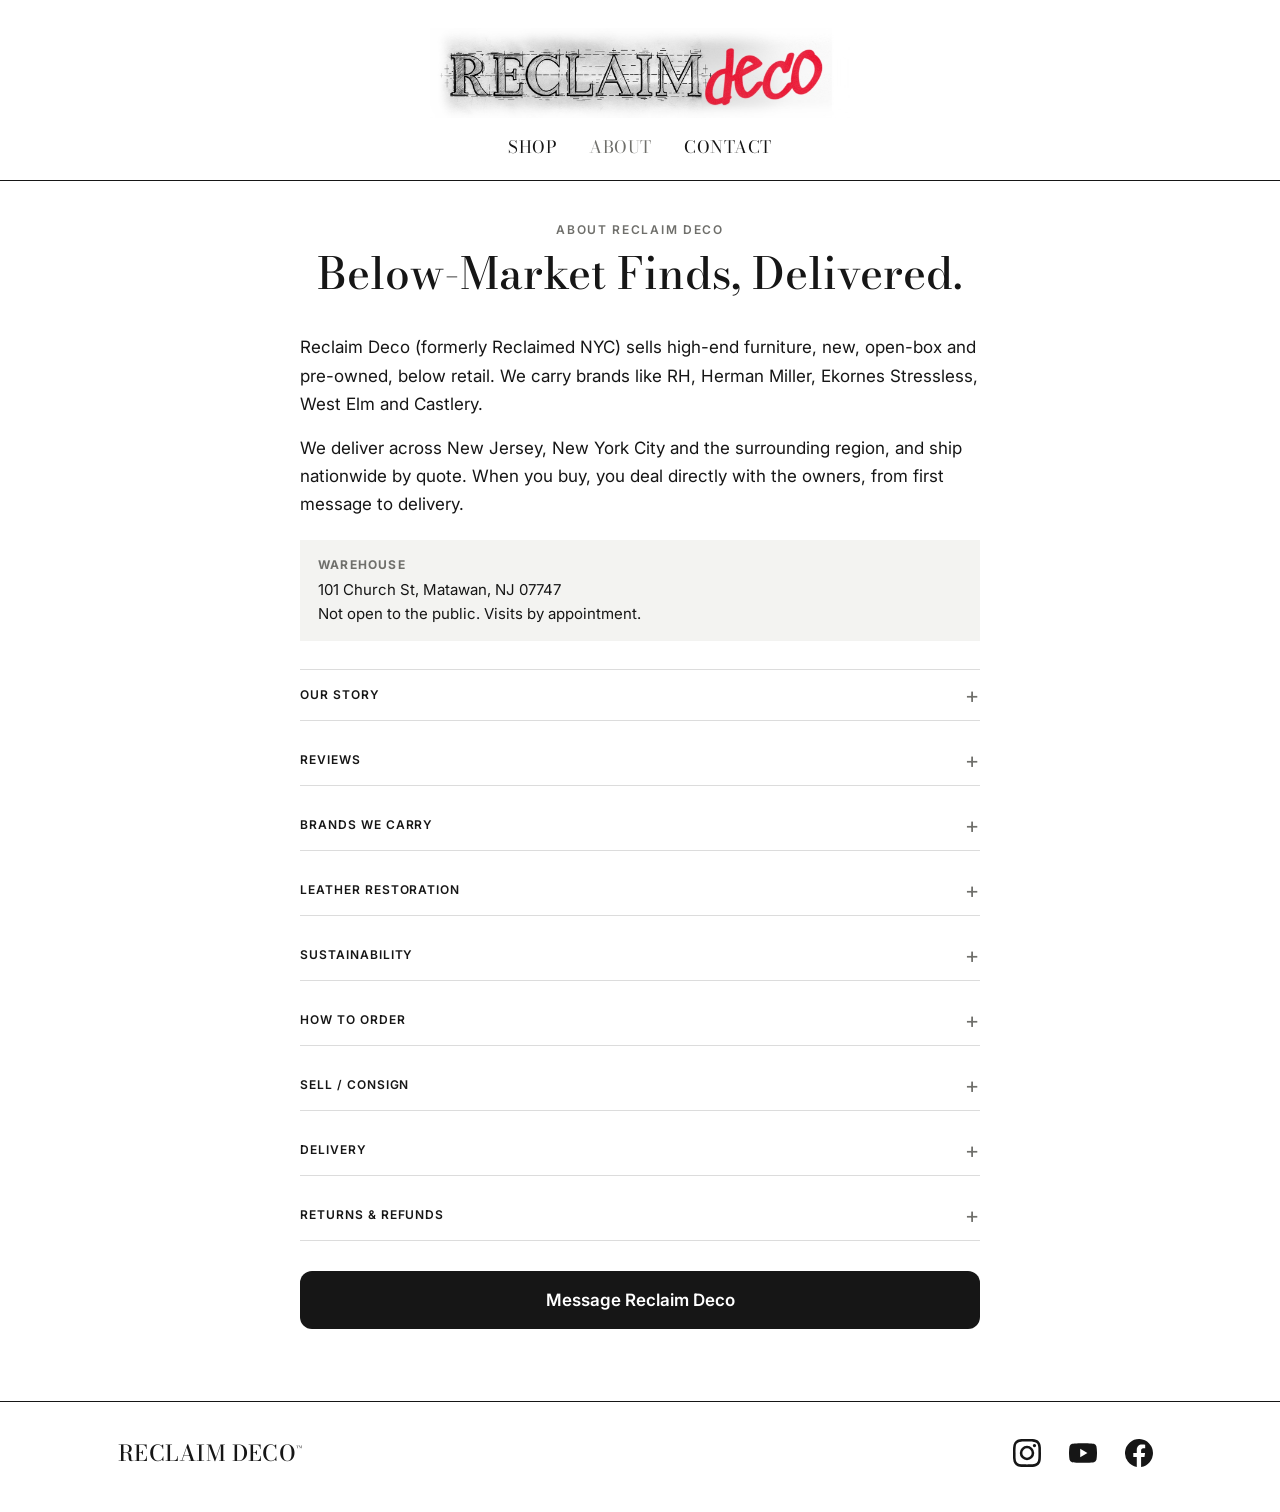
<file: about/index.html>
<!doctype html>
<html lang="en">
<head>
<meta charset="utf-8">
<meta name="viewport" content="width=device-width,initial-scale=1,viewport-fit=cover">
<title>About Reclaim Deco · Designer Furniture Below Retail, NJ &amp; NYC</title>
<meta name="description" content="Reclaim Deco (formerly Reclaimed NYC) sells new, open-box and pre-owned designer furniture from RH, Herman Miller, Stressless, West Elm and Castlery below retail. Local delivery across New Jersey, New York City and the surrounding region; nationwide shipping by quote. Warehouse in Matawan, NJ, by appointment.">
<link rel="canonical" href="https://reclaimdeco.com/about">
<meta name="color-scheme" content="light only">
<meta name="format-detection" content="telephone=no,email=no,address=no">
<meta name="theme-color" content="#ffffff">
<meta property="og:type" content="website">
<meta property="og:site_name" content="Reclaim Deco">
<meta property="og:title" content="About Reclaim Deco">
<meta property="og:description" content="Designer furniture below retail, delivered across the New York metro area and shipped nationwide.">
<meta property="og:image" content="https://reclaimdeco.com/img/og.jpg">
<meta property="og:url" content="https://reclaimdeco.com/about">
<meta name="twitter:card" content="summary_large_image">
<link rel="icon" type="image/png" href="/img/favicon.png">
<link rel="apple-touch-icon" href="/img/icon-180.png">
<link rel="preconnect" href="https://fonts.googleapis.com">
<link rel="preconnect" href="https://fonts.gstatic.com" crossorigin>
<link rel="stylesheet" href="https://fonts.googleapis.com/css2?family=Bodoni+Moda:opsz,wght@6..96,400;6..96,500&family=Inter:wght@400;500;600&display=swap">
<script type="application/ld+json">
{
 "@context": "https://schema.org",
 "@type": "FurnitureStore",
 "name": "Reclaim Deco",
 "alternateName": "Reclaimed NYC",
 "foundingDate": "2026-07",
 "founder": [{"@type": "Person", "name": "Eric Reid"}, {"@type": "Person", "name": "Charlie Hodge"}],
 "url": "https://reclaimdeco.com/",
 "logo": "https://reclaimdeco.com/img/logo.jpg",
 "image": "https://reclaimdeco.com/img/og.jpg",
 "description": "Reclaim Deco sells new, open-box and pre-owned designer furniture below retail, with local delivery across the New York metro area and nationwide shipping by quote.",
 "address": {
  "@type": "PostalAddress",
  "streetAddress": "101 Church St",
  "addressLocality": "Matawan",
  "addressRegion": "NJ",
  "postalCode": "07747",
  "addressCountry": "US"
 },
 "areaServed": [
  "New York metropolitan area",
  "New Jersey",
  "New York City"
 ],
 "brand": [
  {
   "@type": "Brand",
   "name": "RH"
  },
  {
   "@type": "Brand",
   "name": "Herman Miller"
  },
  {
   "@type": "Brand",
   "name": "Ekornes Stressless"
  },
  {
   "@type": "Brand",
   "name": "West Elm"
  },
  {
   "@type": "Brand",
   "name": "Castlery"
  }
 ],
 "sameAs": [
  "https://www.instagram.com/reclaim.deco",
  "https://www.youtube.com/@ReclaimedNYC",
  "https://www.facebook.com/reclaimed.nyc/"
 ]
}
</script>
<link rel="stylesheet" href="/css/site.css?v=95407710">
<style>/* about page */
.about-page{max-width:680px;margin:0 auto}
.eyebrow{text-align:center;font-size:12px;font-weight:600;letter-spacing:.14em;text-transform:uppercase;color:var(--muted);margin:0 0 10px}
.about-page h1{text-align:center}
.intro p{font-size:17px;line-height:1.65;margin:0 0 16px}
.visit{margin:22px 0 28px;padding:16px 18px;background:#f3f3f1;font-size:15px;line-height:1.55}
.visit strong{display:block;font-size:12px;letter-spacing:.1em;text-transform:uppercase;color:var(--muted);margin-bottom:4px}
.more .body{padding:0 0 16px;font-size:16px;line-height:1.6}
.more .body p{margin:0 0 10px}
.more .body a{text-decoration:underline;text-underline-offset:3px}
.more .soon{color:var(--muted)}
.brands{columns:2;column-gap:20px;margin:0 0 12px;padding-left:18px}
.brands li{margin:0 0 4px;break-inside:avoid}
.steps{margin:0;padding-left:20px} .steps li{margin:0 0 10px}
.more+.more{margin-top:0;border-top:0}
.partner{margin-top:6px;padding:14px 16px;background:#f3f3f1;display:grid;gap:4px}
.btn-in{margin:6px 0 12px;min-height:52px}
.more .body a.btn{text-decoration:none;color:var(--bg)}
.req{font-size:14px;color:var(--muted);margin:0;line-height:1.5}
.about-cta{margin-top:30px;display:grid;gap:10px}
.rev{padding:14px 0;border-top:1px solid var(--hair)}
.rev:first-of-type{border-top:0;padding-top:8px}
.rev-top{display:flex;justify-content:space-between;align-items:center;font-size:13px;color:var(--muted);margin-bottom:6px}
.stars{color:var(--fg,#111);letter-spacing:2px;font-size:15px}
.more .body .rev p{margin:0 0 6px}
.more .body .rev p.rev-by{font-size:14px;color:var(--muted);margin:0}
</style>
</head>
<body>
<header>
  <div class="wrap">
    <a class="logo" href="/" aria-label="Reclaim Deco home"><img src="/img/logo.jpg" alt="Reclaim Deco" width="1400" height="300"></a>
    <nav aria-label="Main">
      <a href="/#shop">Shop</a>
      <a href="/#reels" data-r="reels" hidden>Reels</a>
      <a href="/#gallery" data-r="gallery" hidden>Gallery</a>
      <a href="/about" aria-current="page">About</a>
      <a href="/#contact">Contact</a>
    </nav>
  </div>
</header>

<main><div class="wrap">
<article class="about-page">
  <p class="eyebrow">About Reclaim Deco</p>
  <h1>Below-Market Finds, Delivered.</h1>

  <section class="intro" aria-label="Introduction">
    <p>Reclaim Deco (formerly Reclaimed NYC) sells high-end furniture, new, open-box and pre-owned, below retail. We carry brands like RH, Herman Miller, Ekornes Stressless, West Elm and Castlery.</p>
    <p>We deliver across New Jersey, New York City and the surrounding region, and ship nationwide by quote. When you buy, you deal directly with the owners, from first message to delivery.</p>
  </section>

  <div class="visit"><strong>Warehouse</strong>101 Church St, Matawan, NJ 07747<br>Not open to the public. Visits by appointment.</div>

<details class="more" id="story"><summary>Our Story</summary>
<div class="body"><p>Reclaim Deco started in July 2026 with two friends and one couch.</p>
<p>Eric Reid and Charlie Hodge met at the dog park and became fast friends. Eric was finishing his MBA at CU Boulder. Charlie had just finished his degree in media and film at VCU in Richmond, Virginia. Neither of us knew exactly what came next.</p>
<p>Then a family member needed to sell a couch. We sold it. Then another, and another. Soon we had a 1,000-square-foot warehouse in Jersey City, and before long we’d outgrown it as we bought more inventory and served more customers. Today we work out of a 5,000-square-foot warehouse in Matawan, New Jersey.</p>
<p>Every day is still a learning process. We’re obsessed with great design and with making buying furniture easy, from your first message to the day it’s in your home. We like what we do, and we’re glad you’re here.</p></div></details>
<details class="more" id="reviews"><summary>Reviews</summary>
<div class="body"><p class="req">Rated 4.8 out of 5 across 17 reviews on Facebook Marketplace.</p>
<div class="rev"><div class="rev-top"><span class="stars" aria-label="5 out of 5 stars">★★★★★</span><span>Nov 12, 2026</span></div>
<p>“Eric is a true gem of Facebook Marketplace! He went above and beyond to ensure I was well informed and that everything was thoroughly inspected and in great condition. The dining set was a fantastic value, and he even delivered and assembled it. His transparency, attention to detail, and customer service really set him apart. Easily one of my best Marketplace experiences, and I’ll definitely be a repeat customer!”</p>
<p class="rev-by">Marvin, on Eric [Reclaim Deco team]</p></div>
<div class="rev"><div class="rev-top"><span class="stars" aria-label="5 out of 5 stars">★★★★★</span><span>Oct 8, 2026</span></div>
<p>“My dealings with Eric was simply great. I purchased a Stressless recliner and it was in incredible condition, looks and feels new, I was mighty impressed with the chair. I also purchased a living room set from him that was also fantastic, incredible price and in great condition. He delivered it, help set it up and also did me a favor and took the old sofas outside for me. He and Charlie were great and I'd have no reservations dealing with him again. When dealing with him you can [have] confidence in what you're purchasing. Great experience.”</p>
<p class="rev-by">Joe, on Eric [Reclaim Deco team]</p></div>
<div class="rev"><div class="rev-top"><span class="stars" aria-label="5 out of 5 stars">★★★★★</span><span>Sep 30, 2026</span></div>
<p>“Eric is a budding expert furniture curator. He knows exactly the corner of the business that wants to work in, and he targets pieces that…”</p>
<p class="rev-by">Mitchell, on Eric [Reclaim Deco team]</p></div>
<div class="rev"><div class="rev-top"><span class="stars" aria-label="5 out of 5 stars">★★★★★</span><span>Sep 29, 2026</span></div>
<p>“Highly Recommend this seller! Fast communication and straightforward”</p>
<p class="rev-by">Jett, on Eric [Reclaim Deco team]</p></div>
<div class="rev"><div class="rev-top"><span class="stars" aria-label="5 out of 5 stars">★★★★★</span><span>Sep 24, 2026</span></div>
<p>“Nice guy &amp; extremely professional &amp; knowledgeable.”</p>
<p class="rev-by">Jay, on Eric [Reclaim Deco team]</p></div>
<div class="rev"><div class="rev-top"><span class="stars" aria-label="5 out of 5 stars">★★★★★</span><span>Sep 23, 2026</span></div>
<p>“Great seller. Easy communication, on time, and the chairs were exactly as described. Smooth transaction from start to finish.”</p>
<p class="rev-by">Russell, on Eric [Reclaim Deco team]</p></div>
<div class="rev"><div class="rev-top"><span class="stars" aria-label="5 out of 5 stars">★★★★★</span><span>Aug 31, 2026</span></div>
<p>“Seller is a fair guy all the way around. Has pricing right and is starting on a new venture and wish him well. Thanks for all.”</p>
<p class="rev-by">Glen, on Eric [Reclaim Deco team]</p></div>
<div class="rev"><div class="rev-top"><span class="stars" aria-label="5 out of 5 stars">★★★★★</span><span>Aug 7, 2026</span></div>
<p>“Very happy with the overall quality and customer service experience.”</p>
<p class="rev-by">Jim, on Eric [Reclaim Deco team]</p></div>
<div class="rev"><div class="rev-top"><span class="stars" aria-label="5 out of 5 stars">★★★★★</span><span>Dec 28, 2023</span></div>
<p>“Great communication and total honesty - which is pretty rare to find in our society!”</p>
<p class="rev-by">Jason, on Eric [Reclaim Deco team]</p></div>
</div></details>
<details class="more" id="brands"><summary>Brands We Carry</summary>
<div class="body"><p>Our inventory changes every week, but these are the names we come back to:</p>
<ul class="brands">
<li>RH (Restoration Hardware)</li><li>Herman Miller</li><li>Ekornes / Stressless</li><li>West Elm</li><li>Castlery, including the Tan France x Castlery collection</li>
<li>Stickley</li><li>Ralph Lauren Home</li><li>Bernhardt</li><li>Ethan Allen</li><li>Knoll</li><li>Kartell</li><li>Geiger</li><li>Keilhauer</li><li>Coalesse</li><li>HAY</li><li>Universum</li>
</ul>
<p>Looking for a specific brand or piece? <a href="https://m.me/reclaimed.nyc" target="_blank" rel="noopener">Message us</a> and we’ll find it.</p></div></details>
<details class="more" id="restoration"><summary>Leather Restoration</summary>
<div class="body"><p>Many of our highest-end pieces carry a <strong>Restored</strong> tag. That means the leather has been expertly restored by Caleb Repp of <strong>Repp Leather Services</strong>, so it looks and wears the way it should.</p>
<p>Have a leather piece of your own that needs work? Caleb takes on restoration projects directly.</p>
<div class="partner"><strong>Repp Leather Services</strong>
<a href="https://reppleatherservices.com" target="_blank" rel="noopener">reppleatherservices.com</a>
<a href="https://www.instagram.com/reppleatherservices" target="_blank" rel="noopener">Instagram: @reppleatherservices</a></div></div></details>
<details class="more" id="sustainability"><summary>Sustainability</summary>
<div class="body"><p>Furniture waste is a big problem, and no single company solves it, us included. Here’s the picture:</p>
<ul class="steps">
<li><strong>12.1 million tons.</strong> That’s how much furniture Americans threw out in 2018, up from 2.2 million tons in 1960. About 80% went to landfill, and less than 1% was recycled.</li>
<li><strong>Fast furniture works like fast fashion.</strong> It’s built cheap, styled for the moment and made to be replaced, often lasting just five to seven years. A well-made piece can last decades.</li>
<li><strong>It’s hard to undo.</strong> Much of it is particleboard and MDF bonded with formaldehyde-based glues, which is tough to repair or recycle. Some foam has also been treated with flame-retardant chemicals. Many pieces are shipped thousands of miles from overseas factories, only to end up in a landfill close to home.</li>
</ul>
<p><strong>Wherever you shop, a few things help:</strong> look at what a piece is made of, buy secondhand when you can, and buy better quality, less often.</p>
<p>That’s why we sell well-made furniture that already exists, and restore it when it needs it.</p></div></details>
<details class="more" id="order"><summary>How to Order</summary>
<div class="body"><ol class="steps">
<li><strong>Find a piece.</strong> Browse the <a href="/">shop</a>. Every listing shows the price, condition and photos.</li>
<li><strong>Message us.</strong> Tap <em>Message Reclaim Deco</em> on any piece to reach the owners directly on Facebook Messenger.</li>
<li><strong>Confirm the details.</strong> We confirm availability, answer questions on dimensions and condition, and walk you through the purchase.</li>
<li><strong>Delivery.</strong> We quote delivery based on distance and schedule a time that works for you.</li>
<li><strong>Want to see it first?</strong> Visit our Matawan, NJ warehouse by appointment.</li>
</ol>
<p class="req">Don’t see what you’re looking for? Send us a request. We’ll search our network of suppliers and try to find it for you.</p></div></details>
<details class="more" id="sell"><summary>Sell / Consign</summary>
<div class="body"><p>Have a piece you’d like to sell? We’re happy to hear about it.</p>
<p><strong>What we look for:</strong> furniture in like-new or excellent condition, from the brands we carry or of the same quality.</p>
<p><strong>Two ways to work with us:</strong></p>
<ul class="steps">
<li><strong>Cash offer.</strong> We buy the piece outright.</li>
<li><strong>Consignment.</strong> We list it on our platform and handle the sale for you.</li>
</ul>
<p>Send us a few photos, the brand and model, and where the piece is located. Not every piece will be a fit, but we’ll always get back to you.</p></div></details>
<details class="more" id="delivery"><summary>Delivery</summary>
<div class="body"><p><strong>Local delivery.</strong> We deliver across the New York metro area, including New Jersey, New York City and the surrounding region. Pricing is on a sliding scale based on mileage. Message us for a quote.</p>
<p><strong>Nationwide.</strong> We ship anywhere in the U.S. through uShip. Tell us where it’s going and we’ll submit your piece for a quote.</p>
<p>We only charge what it costs to get your piece to your door, and we keep that as low as we can so the savings go to you.</p></div></details>
<details class="more" id="returns"><summary>Returns &amp; Refunds</summary>
<div class="body"><p class="soon">Coming soon.</p></div></details>

  <div class="about-cta">
    <a class="btn" href="https://m.me/reclaimed.nyc" target="_blank" rel="noopener">Message Reclaim Deco</a>
  </div>
</article>
</div></main>

<footer>
  <div class="wrap">
    <a class="tm" href="/" aria-label="Reclaim Deco home">RECLAIM DECO<sup>™</sup></a>
    <div class="social">
      <a href="https://www.instagram.com/reclaim.deco" target="_blank" rel="noopener" aria-label="Instagram"><svg viewBox="0 0 24 24" aria-hidden="true"><path d="M12 2.2c3.2 0 3.6 0 4.8.1 3.3.1 4.8 1.7 4.9 4.9.1 1.3.1 1.6.1 4.8s0 3.6-.1 4.8c-.1 3.2-1.7 4.8-4.9 4.9-1.3.1-1.6.1-4.8.1s-3.6 0-4.8-.1c-3.3-.1-4.8-1.7-4.9-4.9C2.2 15.6 2.2 15.2 2.2 12s0-3.6.1-4.8C2.4 3.9 3.9 2.4 7.2 2.3 8.4 2.2 8.8 2.2 12 2.2zM12 0C8.7 0 8.3 0 7.1.1 2.7.3.3 2.7.1 7.1 0 8.3 0 8.7 0 12s0 3.7.1 4.9c.2 4.4 2.6 6.8 7 7 1.2.1 1.6.1 4.9.1s3.7 0 4.9-.1c4.4-.2 6.8-2.6 7-7 .1-1.2.1-1.6.1-4.9s0-3.7-.1-4.9c-.2-4.4-2.6-6.8-7-7C15.7 0 15.3 0 12 0zm0 5.8a6.2 6.2 0 100 12.4 6.2 6.2 0 000-12.4zM12 16a4 4 0 110-8 4 4 0 010 8zm6.4-11.8a1.4 1.4 0 100 2.9 1.4 1.4 0 000-2.9z"/></svg></a>
      <a href="https://www.youtube.com/@ReclaimedNYC" target="_blank" rel="noopener" aria-label="YouTube"><svg viewBox="0 0 24 24" aria-hidden="true"><path d="M23.5 6.2a3 3 0 00-2.1-2.1C19.5 3.6 12 3.6 12 3.6s-7.5 0-9.4.5A3 3 0 00.5 6.2 31 31 0 000 12a31 31 0 00.5 5.8 3 3 0 002.1 2.1c1.9.5 9.4.5 9.4.5s7.5 0 9.4-.5a3 3 0 002.1-2.1A31 31 0 0024 12a31 31 0 00-.5-5.8zM9.6 15.6V8.4l6.2 3.6-6.2 3.6z"/></svg></a>
      <a href="https://www.facebook.com/reclaimed.nyc/" target="_blank" rel="noopener" aria-label="Facebook"><svg viewBox="0 0 24 24" aria-hidden="true"><path d="M24 12a12 12 0 10-13.9 11.9v-8.4H7.1V12h3V9.4c0-3 1.8-4.7 4.5-4.7 1.3 0 2.7.2 2.7.2v3h-1.5c-1.5 0-2 .9-2 1.9V12h3.4l-.5 3.5h-2.9v8.4A12 12 0 0024 12z"/></svg></a>
    </div>
  </div>
</footer>
<script>
// open the matching section when someone lands on /about#delivery, /about#returns, etc.
function openFromHash(){var el=document.getElementById(location.hash.slice(1));if(el&&el.tagName==="DETAILS"){el.open=true;el.scrollIntoView({block:"start"})}}
addEventListener("hashchange",openFromHash);openFromHash();
// same menu rule as the shop: Reels/Gallery appear once they have something in them (uses the shop's saved inventory)
try{var inv=JSON.parse(localStorage.getItem("rn_items_v1")||"[]");
  if(inv.some(function(i){return i.video&&i.status!=="hidden"}))document.querySelector('nav a[data-r="reels"]').hidden=false;
  if(inv.some(function(i){return i.status==="sold"}))document.querySelector('nav a[data-r="gallery"]').hidden=false;}catch(e){}
</script>
</body>
</html>
</file>
<file: css/site.css>
/* Layout: centered masthead logo + serif nav over a black rule, 2-col product grid, ruled footer. Matches the original site. */
:root{--bg:#ffffff; --fg:#161616; --muted:#6f6f6b; --field:#f4f4f4; --line:#161616; --hair:#dcdcdc; --tile:#eeeeec;
  --serif:"Bodoni Moda","Bodoni 72","Didot",Georgia,serif;
  --sans:"Inter",-apple-system,"Helvetica Neue",Arial,sans-serif;
  --gut:max(16px,env(safe-area-inset-left,0px));
  color-scheme:light;--xs:12px;--sm:14px;--base:16px;--btn:17px;--md:18px}
*{box-sizing:border-box}
html{-webkit-text-size-adjust:100%;-webkit-tap-highlight-color:transparent}
body{margin:0;background:var(--bg);color:var(--fg);font-family:var(--sans);font-size:16px;line-height:1.5;padding-top:env(safe-area-inset-top,0px);font-size:var(--base);line-height:1.55}
a{color:inherit;text-decoration:none}
img{max-width:100%}
[hidden]{display:none!important}
button{-webkit-tap-highlight-color:transparent}
.wrap{max-width:1100px;margin:0 auto;padding-left:var(--gut);padding-right:max(16px,env(safe-area-inset-right,0px))}
@media(min-width:700px){.wrap{padding-left:max(28px,env(safe-area-inset-left,0px));padding-right:max(28px,env(safe-area-inset-right,0px))}}
.sr{position:absolute;width:1px;height:1px;overflow:hidden;clip:rect(0 0 0 0);white-space:nowrap}
/* header */
header{border-bottom:1.5px solid var(--line);padding-block:18px 4px;text-align:center}
@media(min-width:700px){header{padding-block:28px 10px}}
.logo{display:block;width:min(420px,74%);margin:0 auto}
.logo img{display:block;width:100%;height:auto;aspect-ratio:1400/300;border-radius:2px}
nav{display:flex;justify-content:center;flex-wrap:wrap;column-gap:clamp(12px,3.6vw,32px);margin-top:6px}
nav a{font-family:var(--serif);font-size:clamp(13px,3.75vw,20px);letter-spacing:.03em;text-transform:uppercase;padding:10px 0;white-space:nowrap;font-size:clamp(13px,3.75vw,17px)}
nav a[aria-current="page"]{color:var(--muted)}
@media(hover:hover){nav a:hover{color:var(--muted)}}
@media(max-width:350px){nav{column-gap:9px}nav a{font-size:12.5px;letter-spacing:.02em}}
main{min-height:60vh;padding-block:26px 56px}
@media(min-width:700px){main{padding-block:40px 72px}}
/* Bodoni Moda is an optical-size font: at big sizes it switches to a hairline display cut.
   Pin big headings to a sturdier cut so the thin strokes don't disappear on phones. */
h1,.product h2,.reel .meta h3,.tm{font-variation-settings:"opsz" 11}
h1{font-family:var(--serif);font-weight:500;font-size:clamp(31px,8.4vw,56px);line-height:1.06;text-align:center;text-wrap:balance;margin:0 0 22px;font-size:clamp(30px,8vw,44px);line-height:1.08}
@media(min-width:700px){h1{margin-bottom:36px}}
.lede{text-align:center;color:var(--muted);margin:-8px auto 28px;max-width:34ch;text-wrap:balance}
@media(min-width:700px){.lede{margin-top:-20px;margin-bottom:36px}}
/* filters */
.filters{display:grid;grid-template-columns:1fr 1fr;gap:10px;margin-bottom:24px}
@media(min-width:700px){.filters{gap:14px;margin-bottom:36px}}
.select{position:relative;min-width:0}
.select select{appearance:none;-webkit-appearance:none;width:100%;font:inherit;font-size:16px;color:var(--fg);background:var(--field);border:1.5px solid var(--hair);border-radius:12px;padding:12px 34px 12px 14px;text-overflow:ellipsis;white-space:nowrap;overflow:hidden}
@media(min-width:700px){.select select{font-size:18px;padding:15px 48px 15px 20px}}
.select::after{content:"";position:absolute;right:15px;top:50%;width:8px;height:8px;border-right:2px solid var(--muted);border-bottom:2px solid var(--muted);transform:translateY(-70%) rotate(45deg);pointer-events:none}
@media(min-width:700px){.select::after{right:22px;width:9px;height:9px}}
.count-line{font-size:13px;color:var(--muted);text-align:center;margin:-10px 0 20px;letter-spacing:.02em}
select:focus-visible,a:focus-visible,button:focus-visible,[tabindex]:focus-visible{outline:2px solid var(--fg);outline-offset:3px}
/* grid */
.grid{display:grid;grid-template-columns:1fr 1fr;gap:30px 14px}
@media(min-width:700px){.grid{gap:44px 24px}}
@media(min-width:900px){.grid{grid-template-columns:repeat(3,1fr);gap:48px 32px}}
.card{display:flex;flex-direction:column;gap:8px;text-align:center;min-width:0}
.card>a.t{display:flex;flex-direction:column;gap:6px}
.ph{position:relative;aspect-ratio:1/1;width:100%;background:var(--tile);overflow:hidden}
.ph>a{display:block;height:100%}
.strip{display:flex;height:100%;overflow-x:auto;overflow-y:hidden;scroll-snap-type:x mandatory;overscroll-behavior-x:contain;scrollbar-width:none;-webkit-overflow-scrolling:touch}
.strip::-webkit-scrollbar{display:none}
.strip img{flex:0 0 100%;width:100%;height:100%;object-fit:cover;scroll-snap-align:center;scroll-snap-stop:always;display:block;background:var(--tile)}
@media(hover:hover){.card .strip img{transition:transform .4s ease}.card:hover .strip img{transform:scale(1.03)}}
.nophoto{height:100%;display:flex;flex-direction:column;align-items:center;justify-content:center;gap:12px;background:#f3f3f1;padding:12%;text-align:center}
.nophoto img{width:100%;max-width:240px;height:auto;mix-blend-mode:multiply;opacity:.42;filter:grayscale(1)}
.nophoto span{font-family:var(--sans);font-size:10.5px;font-weight:600;letter-spacing:.14em;text-transform:uppercase;color:var(--muted)}
.dots{position:absolute;left:50%;bottom:8px;transform:translateX(-50%);display:flex;gap:5px;padding:4px 6px;border-radius:999px;background:rgba(0,0,0,.32);pointer-events:none}
.dots i{width:6px;height:6px;border-radius:50%;background:rgba(255,255,255,.5);transition:background .2s}
.dots i.on{background:#fff}
.npics{position:absolute;top:8px;right:8px;font-size:11px;font-weight:600;letter-spacing:.03em;color:#fff;background:rgba(0,0,0,.5);padding:2px 7px;border-radius:999px;pointer-events:none;font-variant-numeric:tabular-nums}
.arw{position:absolute;top:50%;width:34px;height:34px;margin-top:-17px;border-radius:50%;border:0;background:rgba(255,255,255,.92);box-shadow:0 1px 5px rgba(0,0,0,.22);display:none;place-items:center;cursor:pointer;padding:0;color:#161616}
.arw svg{width:16px;height:16px;fill:none;stroke:currentColor;stroke-width:2.2}
.arw.l{left:8px}.arw.r{right:8px}
@media(hover:hover) and (pointer:fine){.ph:hover .arw,.hero:hover .arw{display:grid}}
.card h3{font-family:var(--serif);font-weight:400;font-size:clamp(15px,4.1vw,21px);line-height:1.22;margin:4px 0 0;text-wrap:balance;display:-webkit-box;-webkit-line-clamp:3;-webkit-box-orient:vertical;overflow:hidden;overflow-wrap:anywhere;font-size:16px;line-height:1.25}
.price{font-weight:600;font-size:clamp(14px,3.7vw,16px);font-variant-numeric:tabular-nums;font-size:15px}
.soldtag{font-size:12px;font-weight:600;letter-spacing:.1em;text-transform:uppercase;color:var(--muted)}
.tags{display:flex;flex-wrap:wrap;justify-content:center;gap:5px}
.tag{font-family:var(--sans);font-size:10.5px;font-weight:600;letter-spacing:.08em;text-transform:uppercase;line-height:1;padding:5px 8px 4px;border-radius:999px;border:1px solid var(--fg);color:var(--fg);white-space:nowrap}
.tag.c-new{background:var(--fg);color:var(--bg)}
.tag.c-open{border-width:1.5px}
.tag.c-like{}
.tag.c-good{border:1px dashed var(--muted);color:var(--muted)}
.tag.c-rest{border-color:var(--field);background:var(--field);font-family:var(--serif);font-style:italic;font-weight:500;text-transform:none;letter-spacing:.02em;font-size:12.5px;padding:4px 9px 3px;font-size:13px}
.product .tags{margin:2px 0 10px}
.specs{margin:20px 0 8px;border-top:1px solid var(--hair)}
.specs div{display:grid;grid-template-columns:minmax(100px,34%) 1fr;gap:12px;padding:11px 0;border-bottom:1px solid var(--hair);font-size:16px}
.specs dt{font-size:12px;font-weight:600;letter-spacing:.08em;text-transform:uppercase;color:var(--muted);padding-top:3px}
.specs dd{margin:0;white-space:pre-line;overflow-wrap:anywhere}
.more{border-bottom:1px solid var(--hair);margin:0 0 14px;border-top:1px solid var(--hair);margin-top:18px}
.more .specs{margin:0 0 12px;border-top:0}
.more .specs div:last-child{border-bottom:0}
.more summary{list-style:none;display:flex;justify-content:space-between;align-items:center;padding:14px 0;cursor:pointer;font-size:12px;font-weight:600;letter-spacing:.08em;text-transform:uppercase;color:var(--fg)}
.more summary::-webkit-details-marker{display:none}
.more summary::after{content:"+";font-size:22px;font-weight:400;line-height:1;color:var(--muted)}
.more[open] summary::after{content:"−"}
.more .desc{margin:0 0 16px}
.chk{display:flex;align-items:center;gap:10px;font-size:17px;cursor:pointer}
.chk input{width:22px;height:22px;accent-color:var(--fg)}
.adm fieldset{border:1.5px solid var(--hair);border-radius:12px;padding:14px;margin:0;display:grid;gap:14px}
.adm legend{font-size:13px;font-weight:600;letter-spacing:.06em;text-transform:uppercase;color:var(--muted);padding:0 6px}
.empty{text-align:center;color:var(--muted);padding:40px 0}
.empty a{text-decoration:underline;text-underline-offset:3px}
/* loading skeleton */
.sk .ph,.sk .bar{background:var(--tile)}
.sk .bar{height:14px;border-radius:4px;margin:6px auto 0;width:70%}
.sk .bar+.bar{width:35%}
@media (prefers-reduced-motion:no-preference){.sk .ph,.sk .bar{animation:pulse 1.3s ease-in-out infinite}}
@keyframes pulse{50%{opacity:.55}}
/* product */
.product{max-width:620px;margin:0 auto}
.back,.share{font-family:var(--serif);font-size:15px;letter-spacing:.08em;text-transform:uppercase;color:var(--muted);padding:8px 0;background:none;border:0;cursor:pointer}
.share{display:inline-flex;align-items:center;gap:7px}
.share svg{width:16px;height:16px;fill:none;stroke:currentColor;stroke-width:1.8}
/* product photo frame: square, inset, neutral backdrop, whole piece visible (standard e-retail framing) */
.media{max-width:520px;margin:0 auto}
.hero{position:relative;aspect-ratio:1/1;max-height:min(520px,56vh);margin:0 auto;background:#f3f3f1;overflow:hidden}
.hero .strip{cursor:zoom-in}
.hero .strip img{object-fit:contain;background:#f3f3f1;padding:4%}
.hero .nophoto{background:#f3f3f1}
.ctr{position:absolute;left:12px;bottom:12px;font-size:13px;font-weight:600;color:#fff;background:rgba(0,0,0,.55);padding:4px 10px;border-radius:999px;font-variant-numeric:tabular-nums;pointer-events:none}
.zoom{position:absolute;right:12px;bottom:12px;width:44px;height:44px;border-radius:50%;border:0;background:#fff;box-shadow:0 1px 6px rgba(0,0,0,.25);display:grid;place-items:center;cursor:pointer;padding:0}
.zoom svg{width:20px;height:20px;stroke:#161616;fill:none;stroke-width:2.2}
.hero .arw{width:42px;height:42px;margin-top:-21px}
.thumbs{position:relative;display:flex;gap:8px;overflow-x:auto;margin-top:10px;padding:2px 2px 6px;scrollbar-width:none;scroll-padding-inline:2px}
.thumbs::-webkit-scrollbar{display:none}
.thumbs button{flex:0 0 56px;aspect-ratio:1;padding:0;border:1px solid var(--hair);background:#f3f3f1;cursor:pointer;opacity:.6;transition:opacity .2s}
.thumbs button[aria-current="true"]{border:2px solid var(--fg);opacity:1}
.thumbs img{width:100%;height:100%;object-fit:cover;display:block}
@media(min-width:700px){.thumbs button{flex-basis:76px}}
.product h2{font-family:var(--serif);font-weight:500;font-size:clamp(27px,7vw,40px);line-height:1.12;text-align:center;margin:22px 0 8px;text-wrap:balance;font-size:clamp(24px,6.6vw,34px);line-height:1.12}
.product .price{font-size:22px;display:block;text-align:center;font-size:var(--md)}
.product .soldtag{display:block;text-align:center;font-size:13px;font-size:var(--xs)}
.desc{font-size:17px;margin:14px 0 18px;white-space:pre-line;overflow-wrap:anywhere}
@media(min-width:700px){.desc{font-size:18px}}
.cta{position:sticky;bottom:0;z-index:5;display:flex;align-items:center;gap:14px;background:var(--bg);padding:10px 0 calc(10px + env(safe-area-inset-bottom,0px));margin-top:6px}
.cta .btn{flex:1}
.btn{display:flex;justify-content:center;align-items:center;gap:10px;background:var(--fg);color:var(--bg);font-weight:600;font-size:clamp(17px,4.6vw,21px);border-radius:12px;padding:16px;min-height:56px}
@media(hover:hover){.btn:hover{opacity:.88}}
.btn svg{width:21px;height:21px;fill:none;stroke:currentColor;stroke-width:1.9;stroke-linejoin:round}
.note{text-align:center;color:var(--muted);font-size:15px;margin-top:8px}
.note a{text-decoration:underline;text-underline-offset:3px}
@media(min-width:900px){
  .info .tags{justify-content:flex-start}
  .reelp{text-align:left!important}
  .product{max-width:1060px;display:grid;grid-template-columns:minmax(0,1.2fr) minmax(0,1fr);column-gap:52px;align-items:start}
  .info{position:sticky;top:28px}
  .info h2{text-align:left;margin-top:4px}
  .info .price,.info .soldtag,.info .desc{text-align:left!important}
  .varpick{text-align:left}.vopts{justify-content:flex-start}
  .media{max-width:none;margin:0}.hero{max-height:none}
  .cta{position:static;padding-top:4px}  .info .note{text-align:left}
}
.toast{position:fixed;left:50%;bottom:calc(90px + env(safe-area-inset-bottom,0px));transform:translateX(-50%);background:var(--fg);color:var(--bg);font-size:14px;font-weight:500;padding:10px 18px;border-radius:999px;z-index:60;pointer-events:none}
/* lightbox */
.lb{position:fixed;inset:0;z-index:50;background:#0c0c0c;overflow:hidden;touch-action:none;user-select:none;-webkit-user-select:none;overscroll-behavior:contain}
.lb .stage{position:absolute;inset:0;display:flex;align-items:center;justify-content:center}
.lb img{max-width:100%;max-height:100%;width:auto;height:auto;transform-origin:center;will-change:transform;-webkit-user-drag:none;pointer-events:none;transition:opacity .15s}
.lb .x{position:absolute;top:calc(12px + env(safe-area-inset-top,0px));right:calc(12px + env(safe-area-inset-right,0px));width:44px;height:44px;border-radius:50%;border:0;background:rgba(255,255,255,.16);color:#fff;font-size:26px;line-height:1;cursor:pointer;display:grid;place-items:center;padding:0}
.lb .ct{position:absolute;bottom:calc(18px + env(safe-area-inset-bottom,0px));left:0;right:0;text-align:center;color:#bbb;font-size:14px;pointer-events:none;font-variant-numeric:tabular-nums;transition:opacity .2s}
.lb .lbp{position:absolute;top:50%;margin-top:-24px;width:48px;height:48px;border-radius:50%;border:0;background:rgba(255,255,255,.16);color:#fff;cursor:pointer;display:none;place-items:center;padding:0}
.lb .lbp svg{width:20px;height:20px;fill:none;stroke:currentColor;stroke-width:2.2}
.lb .lbp.l{left:16px}.lb .lbp.r{right:16px}
@media(hover:hover) and (pointer:fine){.lb.multi .lbp{display:grid}}
/* reels feed */
.feed{position:fixed;inset:0;z-index:40;background:#000;overflow-y:auto;scroll-snap-type:y mandatory;overscroll-behavior:contain;scrollbar-width:none}
.feed::-webkit-scrollbar{display:none}
.reel{position:relative;height:100vh;height:100dvh;scroll-snap-align:start;scroll-snap-stop:always;display:grid;place-items:center;overflow:hidden}
.reel video{width:100%;height:100%;object-fit:cover;max-width:min(100%,calc(100dvh * 9 / 16));background:#000}
@media(min-aspect-ratio:3/4){.reel video{object-fit:contain}}
.reel .shade{position:absolute;left:0;right:0;bottom:0;height:45%;background:linear-gradient(transparent,rgba(0,0,0,.7));pointer-events:none}
.reel .meta{position:absolute;left:0;right:0;bottom:0;margin:0 auto;max-width:min(100%,calc(100dvh * 9 / 16));padding:0 18px calc(22px + env(safe-area-inset-bottom,0px));color:#fff;display:grid;gap:8px;text-align:left}
.reel .meta h3{font-family:var(--serif);font-weight:500;font-size:clamp(24px,6.6vw,32px);line-height:1.1;margin:0;text-wrap:balance;text-shadow:0 1px 8px rgba(0,0,0,.4);font-size:26px}
.reel .meta .tags{justify-content:flex-start}
.reel .meta .tag{border-color:#fff;color:#fff}.reel .meta .tag.c-new{background:#fff;color:#111}.reel .meta .tag.c-rest{background:rgba(255,255,255,.2);border-color:transparent}
.reel .mp{font-weight:600;font-size:18px;font-variant-numeric:tabular-nums;font-size:var(--md)}
.reel .view{display:flex;justify-content:center;align-items:center;background:#fff;color:#111;font-weight:600;font-size:17px;border-radius:12px;min-height:52px;margin-top:6px}
.feedbar{position:fixed;top:0;left:0;right:0;z-index:41;display:flex;justify-content:space-between;align-items:center;padding:calc(10px + env(safe-area-inset-top,0px)) 12px 10px;pointer-events:none}
.feedbar>*{pointer-events:auto}
.feedbar .fb{width:44px;height:44px;border-radius:50%;border:0;background:rgba(0,0,0,.35);color:#fff;display:grid;place-items:center;cursor:pointer;padding:0;font-size:24px;line-height:1}
.feedbar .fb svg{width:21px;height:21px;fill:none;stroke:currentColor;stroke-width:2}
.feedbar .ttl{font-family:var(--serif);color:#fff;font-size:17px;letter-spacing:.1em;text-transform:uppercase;text-shadow:0 1px 6px rgba(0,0,0,.5);font-size:15px}
.reel .paused{position:absolute;width:74px;height:74px;border-radius:50%;background:rgba(0,0,0,.4);display:grid;place-items:center;pointer-events:none;opacity:0;transition:opacity .2s}
.reel .paused::after{content:"";border-left:24px solid #fff;border-top:15px solid transparent;border-bottom:15px solid transparent;margin-left:6px}
.reel.is-paused .paused{opacity:1}
.reel .hintup{position:absolute;top:calc(64px + env(safe-area-inset-top,0px));left:0;right:0;text-align:center;color:rgba(255,255,255,.85);font-size:13px;pointer-events:none;transition:opacity .4s}
.reelbtn{display:inline-flex;align-items:center;gap:8px;margin:2px auto 0;font-weight:600;font-size:15px;border:1.5px solid var(--fg);border-radius:999px;padding:9px 16px}
.reelbtn svg{width:13px;height:13px;fill:currentColor}
.vid{display:grid;gap:10px}
.vid video{width:140px;aspect-ratio:9/16;object-fit:cover;background:#000;border-radius:6px}
/* about */
.about{max-width:640px;margin:0 auto}
.about h1{text-align:left}
.about p{font-size:18px;margin:0 0 22px}
@media(min-width:700px){.about p{font-size:19px;margin-bottom:26px}}
/* contact + reels */
.contact{display:flex;flex-direction:column;align-items:center;gap:22px;padding-top:10px}
.pill{min-width:220px;text-align:center;font-weight:600;font-size:19px;border-radius:999px;padding:17px 34px;border:1.5px solid var(--fg)}
.pill.solid{background:var(--fg);color:var(--bg)}
@media(hover:hover){.pill:hover{opacity:.85}}
.addr{color:var(--muted);font-size:15px;user-select:all;margin-top:-10px}
/* footer */
footer{border-top:1.5px solid var(--line)}
footer .wrap{display:flex;flex-direction:column;align-items:center;gap:14px;padding-block:28px calc(36px + env(safe-area-inset-bottom,0px))}
@media(min-width:700px){footer .wrap{flex-direction:row;justify-content:space-between}}
.tm{font-family:var(--serif);font-size:24px;letter-spacing:.02em;font-size:22px;font-weight:500;font-variation-settings:"opsz" 11}
.tm sup{font-size:.45em;vertical-align:super}
.social{display:flex;gap:10px}
.social a{display:grid;place-items:center;width:46px;height:46px}
.social svg{width:28px;height:28px;fill:var(--fg)}
@media(hover:hover){.social a:hover svg{fill:var(--muted)}}
@media (prefers-reduced-motion:reduce){*{transition:none!important;scroll-behavior:auto!important}}
/* admin */
.adm{max-width:680px;margin:0 auto}
.adm h1{margin-bottom:8px}
.adm .sub{text-align:center;color:var(--muted);margin:0 0 28px}
.row{display:flex;align-items:center;gap:14px;padding:12px 0;border-bottom:1px solid var(--hair)}
.row img,.row .t{width:64px;height:64px;object-fit:cover;background:var(--tile);flex:0 0 64px}
.row .m{flex:1;min-width:0}
.row .n{font-family:var(--serif);font-size:18px;line-height:1.2;overflow:hidden;text-overflow:ellipsis;white-space:nowrap;font-size:17px}
.row .p{font-size:14px;color:var(--muted);font-variant-numeric:tabular-nums}
.chip{font-size:12px;font-weight:600;letter-spacing:.06em;text-transform:uppercase;padding:4px 9px;border-radius:999px;border:1px solid var(--hair)}
.chip.available{background:var(--fg);color:var(--bg);border-color:var(--fg)}
.chip.sold{color:var(--muted)}
.chip.hidden{color:var(--muted);border-style:dashed}
.tabs{display:flex;gap:8px;flex-wrap:wrap;margin-bottom:16px}
.tabs button,.ghost{font:inherit;font-size:15px;padding:9px 16px;border-radius:999px;border:1.5px solid var(--hair);background:var(--bg);color:var(--fg);cursor:pointer}
.tabs button[aria-pressed="true"]{border-color:var(--fg);background:var(--fg);color:var(--bg)}
.add{width:100%;margin-bottom:20px;border:0;cursor:pointer;font-family:var(--sans)}
form.ed{display:grid;gap:16px}
.f{display:grid;gap:6px}
.f>span{font-size:13px;font-weight:600;letter-spacing:.06em;text-transform:uppercase;color:var(--muted)}
.f input,.f textarea,.f select{font:inherit;font-size:17px;color:var(--fg);background:var(--field);border:1.5px solid var(--hair);border-radius:10px;padding:13px 14px;width:100%}
.f textarea{min-height:110px;resize:vertical}
.two{display:grid;grid-template-columns:1fr 1fr;gap:12px}
.seg{display:grid;grid-template-columns:repeat(3,1fr);border:1.5px solid var(--fg);border-radius:10px;overflow:hidden}
.seg button{font:inherit;font-size:16px;padding:12px 4px;border:0;background:var(--bg);color:var(--fg);cursor:pointer}
.seg button+button{border-left:1.5px solid var(--fg)}
.seg button[aria-pressed="true"]{background:var(--fg);color:var(--bg)}
.pics{display:grid;grid-template-columns:repeat(auto-fill,minmax(96px,1fr));gap:10px}
.pic{position:relative;aspect-ratio:1;background:var(--tile)}
.pic img{width:100%;height:100%;object-fit:cover;display:block}
.pic .cover{position:absolute;left:4px;bottom:4px;font-size:10px;font-weight:600;letter-spacing:.06em;background:var(--fg);color:var(--bg);padding:2px 6px}
.pic .rm,.pic .mv,.pic .lf{position:absolute;top:4px;width:30px;height:30px;border-radius:50%;border:0;font-size:15px;cursor:pointer;display:grid;place-items:center;padding:0}
.pic .rm{right:4px;background:rgba(0,0,0,.6);color:#fff;font-size:18px}
.pic .mv{left:4px;background:rgba(255,255,255,.88);color:#161616;font-size:13px}
.pic .lf{left:38px;background:rgba(255,255,255,.88);color:#161616}
.upl{display:grid;place-items:center;aspect-ratio:1;border:1.5px dashed var(--muted);color:var(--muted);font-size:14px;text-align:center;cursor:pointer;padding:6px}
.upl input{display:none}
.actions{display:grid;gap:12px;margin-top:8px}
.danger{color:#b3261e;border-color:#b3261e}
.msg{text-align:center;font-size:15px;color:var(--muted);min-height:1.4em}
/* ===== Type scale =====
   Sans:  12 labels · 14 small · 16 body · 17 buttons · 18 emphasis
   Serif: 16/19 card titles · 26/34 product title · 30/44 page title
   Body never under 16px (also stops iPhone zoom on form fields); caps labels never under 12px. */
.lede,.note,.count-line,.addr,.toast,.row .p,.msg,.upl,.reel .hintup,.lb .ct{font-size:var(--sm)}
.tag,.soldtag,.specs dt,.more summary,.ctr,.chip,.f>span,.adm legend,.npics{font-size:var(--xs)}
.desc,.specs div,.about p,.select select,.f input,.f textarea,.f select,.seg button,.chk{font-size:var(--base)}
.btn,.pill,.reel .view{font-size:var(--btn)}
.reelbtn,.tabs button,.ghost{font-size:15px}
@media(min-width:700px){
  .card h3{font-size:19px}
  .price{font-size:16px}
  .desc,.about p{font-size:17px;line-height:1.6}
  .select select{font-size:var(--base)}
}
.tagline{font-size:clamp(17px,5.5vw,32px);margin:-4px 0 18px}
@media(max-width:350px){nav{column-gap:9px}nav a{font-size:12.5px;letter-spacing:.02em}}
@media(min-width:700px){.tagline{margin:0 0 28px}}
.addr,.addr a{color:var(--muted)!important;text-decoration:none!important;letter-spacing:.01em}
.more+.more{border-top:0;margin-top:0}
.howto{margin:0 0 10px;padding-left:20px;font-size:16px;line-height:1.55}
.howto li{margin:0 0 8px}
.btn-in{margin:4px 0 12px;min-height:52px;font-size:var(--btn)}
.req{font-size:var(--sm);color:var(--muted);margin:0 0 6px;line-height:1.5}
.request{margin:56px auto 0;max-width:420px;text-align:center;padding-top:32px;border-top:1px solid var(--hair)}
.request h2{font-family:var(--serif);font-weight:500;font-size:clamp(22px,6vw,28px);font-variation-settings:"opsz" 11;margin:0 0 8px}
.request p{color:var(--muted);margin:0 0 20px}
.sellnote{margin:20px 0 0!important;font-size:var(--sm)}
.sellnote a{color:var(--fg);text-decoration:underline;text-underline-offset:3px}
.morebrand{display:flex;align-items:center;gap:10px;margin:18px 0 0;padding:16px 2px;border-top:1px solid var(--hair);border-bottom:1px solid var(--hair)}
.morebrand span{font-family:var(--serif);font-size:19px;font-variation-settings:"opsz" 11;flex:1}
.morebrand small{font-size:var(--sm);color:var(--muted)}
.morebrand b{font-weight:400;font-size:20px}
@media(hover:hover){.morebrand:hover span{color:var(--muted)}}
.contact p.addr{margin:-8px 0 0;text-align:center;max-width:30ch}
.contact .wh{margin-top:14px;line-height:1.6;user-select:text}
.contact .wh strong{display:block;font-size:12px;letter-spacing:.1em;text-transform:uppercase;margin-bottom:2px}

/* Shop grid: bigger photos, compact text */
@media(max-width:699px){
  .grid{gap:22px 6px;margin-inline:calc(10px - var(--gut))}
}
.card{gap:6px}
.card>a.t{gap:3px;padding:0 2px}
.card h3{font-size:14.5px;line-height:1.25;margin:2px 0 0;-webkit-line-clamp:2;line-clamp:2;max-height:2.5em}
.card .price{font-size:14px}
.card .soldtag{font-size:11px}
.card .tags{gap:4px;margin-bottom:1px}
.card .tag{font-size:9.5px;padding:4px 6px 3px;letter-spacing:.07em}
.card .tag.c-rest{font-size:11.5px;padding:3px 7px 2px}
@media(min-width:700px){
  .grid{gap:36px 16px}
  .card h3{font-size:17px;max-height:2.5em}
  .card .price{font-size:15px}
}
@media(min-width:900px){.grid{gap:40px 20px}}

/* Options (grouped listings) */
.card .opts{font-size:12px;color:var(--muted);letter-spacing:.01em}
.varpick{margin:18px 0 4px;text-align:center}
.vlab{display:block;font-size:12px;font-weight:600;letter-spacing:.08em;text-transform:uppercase;color:var(--muted);margin-bottom:8px}
.vopts{display:flex;flex-wrap:wrap;gap:8px;justify-content:center}
.vopt{min-height:44px;display:inline-flex;align-items:center;padding:0 14px;border:1px solid var(--hair);font-size:14px;line-height:1.25;color:var(--fg);text-decoration:none}
.vopt[aria-current="true"]{border-color:var(--line);box-shadow:inset 0 0 0 1px var(--line);font-weight:600}
@media(hover:hover){.vopt:hover{border-color:var(--line)}}
</file>
